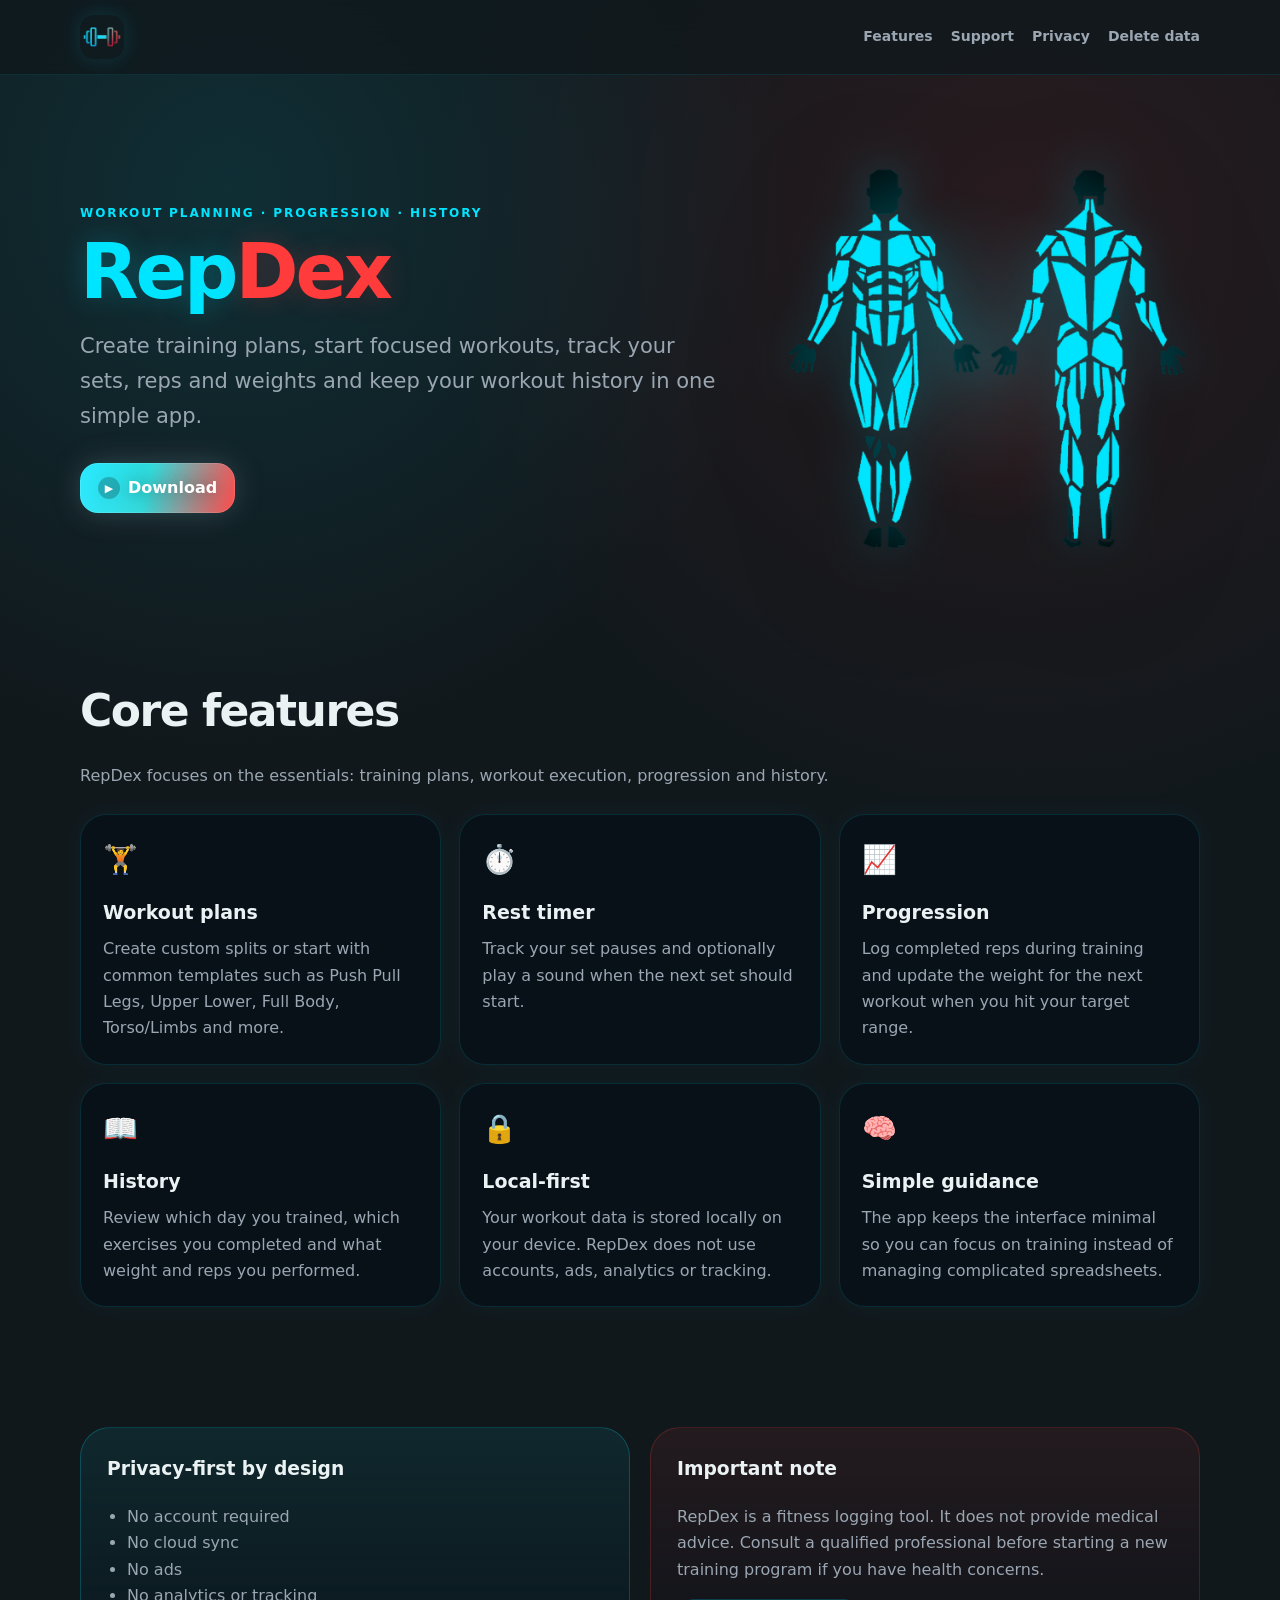
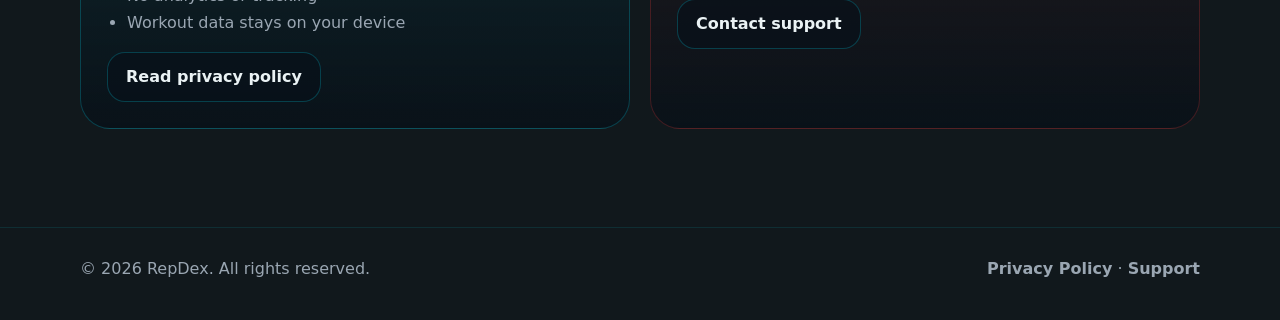
<file: docs/index.html>
<!doctype html>
<html lang="en">
<head>
  <meta charset="utf-8">
  <meta name="viewport" content="width=device-width, initial-scale=1">
  <title>RepDex</title>
  <meta name="description" content="RepDex helps you plan workouts, track sets, reps and weights, manage rest timers and review your training history.">
  <meta property="og:title" content="RepDex">
  <meta property="og:description" content="A simple workout planner and progression tracker.">
  <meta property="og:image" content="assets/repdex-og.jpg">
  <link rel="icon" href="favicon.png">
  <link rel="stylesheet" href="styles.css">
</head>
<body>
<header class="site-header">
  <div class="container header-inner">
    <a class="brand" href="index.html" aria-label="RepDex home">
      <img src="assets/icon-192.png" alt="RepDex icon">
    </a>
    <nav aria-label="Main navigation">
      <a href="index.html#features">Features</a>
      <a href="support.html">Support</a>
      <a href="privacy.html">Privacy</a>
      <a href="data-deletion.html">Delete data</a>
    </nav>
  </div>
</header>
<main>
  <section class="hero">
    <div class="container hero-grid">
      <div>
        <div class="kicker">Workout planning · Progression · History</div>
        <h1><span class="blue">Rep</span><span class="red">Dex</span></h1>
        <p class="lead">Create training plans, start focused workouts, track your sets, reps and weights and keep your workout history in one simple app.</p>
        <div class="cta-row">
          <a class="btn primary download-btn" href="https://play.google.com/store/apps/details?id=com.repdex.app" target="_blank" rel="noopener" aria-label="Download RepDex from Google Play">
            <span class="download-icon" aria-hidden="true">▶</span>
            <span>Download</span>
          </a>
        </div>
      </div>
      <div class="hero-visual">
        <img class="hero-body-map" src="assets/app-body-map.png" alt="RepDex body map preview">
      </div>
    </div>
  </section>

  <section class="section" id="features">
    <div class="container">
      <h2>Core features</h2>
      <p>RepDex focuses on the essentials: training plans, workout execution, progression and history.</p>
      <div class="cards">
        <div class="card"><div class="icon">🏋️</div><h3>Workout plans</h3><p>Create custom splits or start with common templates such as Push Pull Legs, Upper Lower, Full Body, Torso/Limbs and more.</p></div>
        <div class="card"><div class="icon">⏱️</div><h3>Rest timer</h3><p>Track your set pauses and optionally play a sound when the next set should start.</p></div>
        <div class="card"><div class="icon">📈</div><h3>Progression</h3><p>Log completed reps during training and update the weight for the next workout when you hit your target range.</p></div>
        <div class="card"><div class="icon">📖</div><h3>History</h3><p>Review which day you trained, which exercises you completed and what weight and reps you performed.</p></div>
        <div class="card"><div class="icon">🔒</div><h3>Local-first</h3><p>Your workout data is stored locally on your device. RepDex does not use accounts, ads, analytics or tracking.</p></div>
        <div class="card"><div class="icon">🧠</div><h3>Simple guidance</h3><p>The app keeps the interface minimal so you can focus on training instead of managing complicated spreadsheets.</p></div>
      </div>
    </div>
  </section>

  <section class="section">
    <div class="container split">
      <div class="panel">
        <h3>Privacy-first by design</h3>
        <ul>
          <li>No account required</li>
          <li>No cloud sync</li>
          <li>No ads</li>
          <li>No analytics or tracking</li>
          <li>Workout data stays on your device</li>
        </ul>
        <a class="btn secondary" href="privacy.html">Read privacy policy</a>
      </div>
      <div class="panel red">
        <h3>Important note</h3>
        <p class="muted">RepDex is a fitness logging tool. It does not provide medical advice. Consult a qualified professional before starting a new training program if you have health concerns.</p>
        <a class="btn secondary" href="support.html">Contact support</a>
      </div>
    </div>
  </section>
</main>
<footer>
  <div class="container footer-inner">
    <div>© 2026 RepDex. All rights reserved.</div>
    <div>
      <a href="privacy.html">Privacy Policy</a> ·
      <a href="support.html">Support</a>
    </div>
  </div>
</footer>
</body>
</html>
</file>
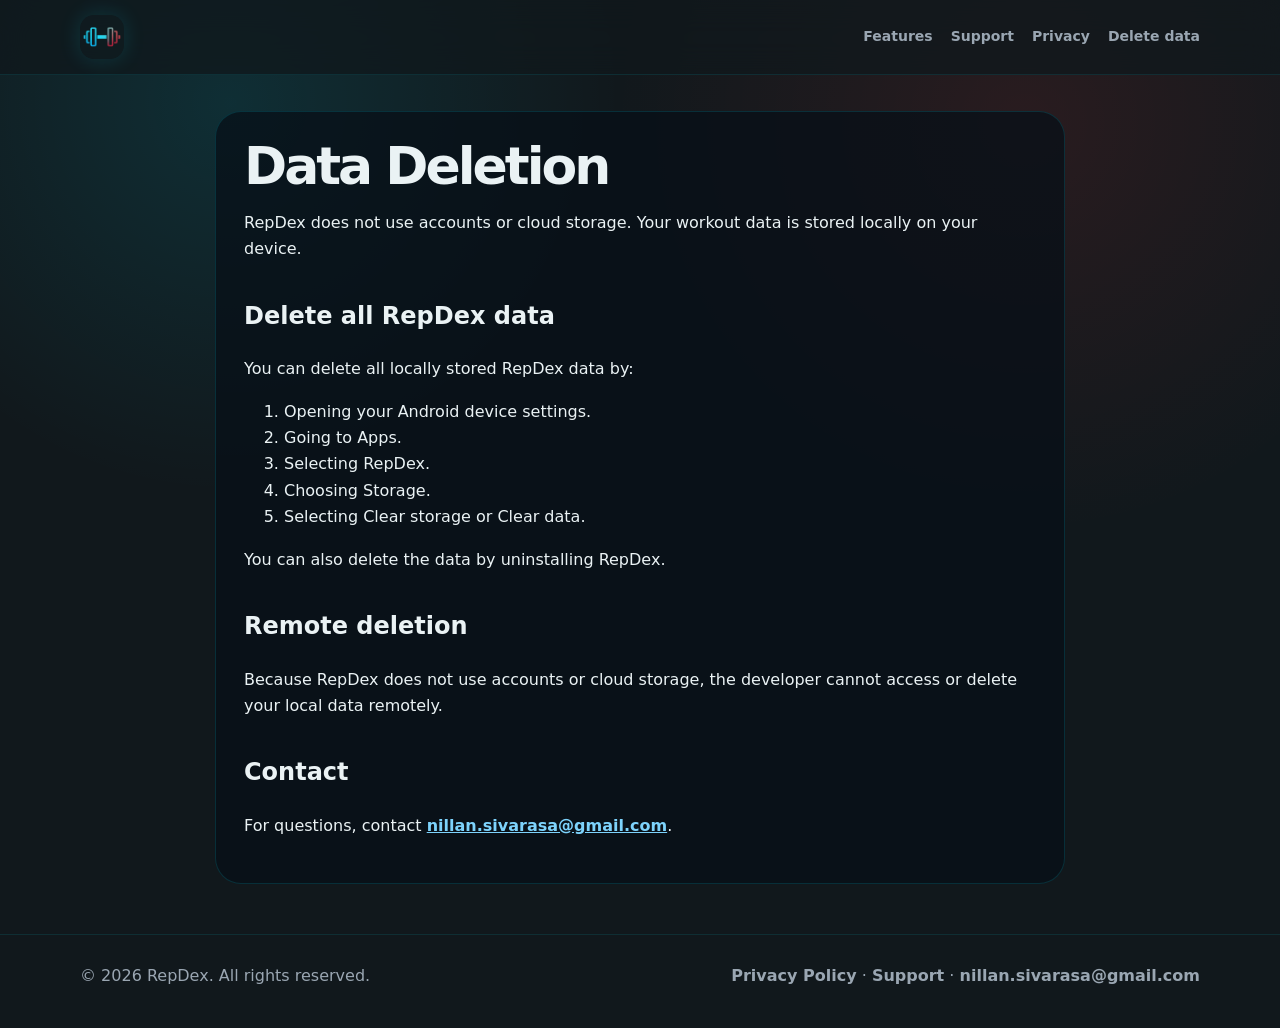
<file: docs/data-deletion.html>
<!doctype html>
<html lang="en">
<head>
  <meta charset="utf-8">
  <meta name="viewport" content="width=device-width, initial-scale=1">
  <title>RepDex Data Deletion</title>
  <meta name="description" content="How to delete locally stored RepDex data.">
  <link rel="icon" type="image/png" href="favicon.png">
  <link rel="stylesheet" href="styles.css">
</head>
<body>
<header class="site-header">
  <div class="container header-inner">
    <a class="brand" href="index.html" aria-label="RepDex home">
      <img src="assets/icon-192.png" alt="RepDex icon">
    </a>
    <nav aria-label="Main navigation">
      <a href="index.html#features">Features</a>
      <a href="support.html">Support</a>
      <a href="privacy.html">Privacy</a>
      <a href="data-deletion.html">Delete data</a>
    </nav>
  </div>
</header>
<main class="narrow">
  <article class="legal-card">
    <h1>Data Deletion</h1>
    <p>RepDex does not use accounts or cloud storage. Your workout data is stored locally on your device.</p>

    <h2>Delete all RepDex data</h2>
    <p>You can delete all locally stored RepDex data by:</p>
    <ol>
      <li>Opening your Android device settings.</li>
      <li>Going to Apps.</li>
      <li>Selecting RepDex.</li>
      <li>Choosing Storage.</li>
      <li>Selecting Clear storage or Clear data.</li>
    </ol>
    <p>You can also delete the data by uninstalling RepDex.</p>

    <h2>Remote deletion</h2>
    <p>Because RepDex does not use accounts or cloud storage, the developer cannot access or delete your local data remotely.</p>

    <h2>Contact</h2>
    <p>For questions, contact <a href="mailto:nillan.sivarasa@gmail.com">nillan.sivarasa@gmail.com</a>.</p>
  </article>
</main>
<footer>
  <div class="container footer-inner">
    <div>© 2026 RepDex. All rights reserved.</div>
    <div>
      <a href="privacy.html">Privacy Policy</a> ·
      <a href="support.html">Support</a> ·
      <a href="mailto:nillan.sivarasa@gmail.com">nillan.sivarasa@gmail.com</a>
    </div>
  </div>
</footer>
</body>
</html>
</file>
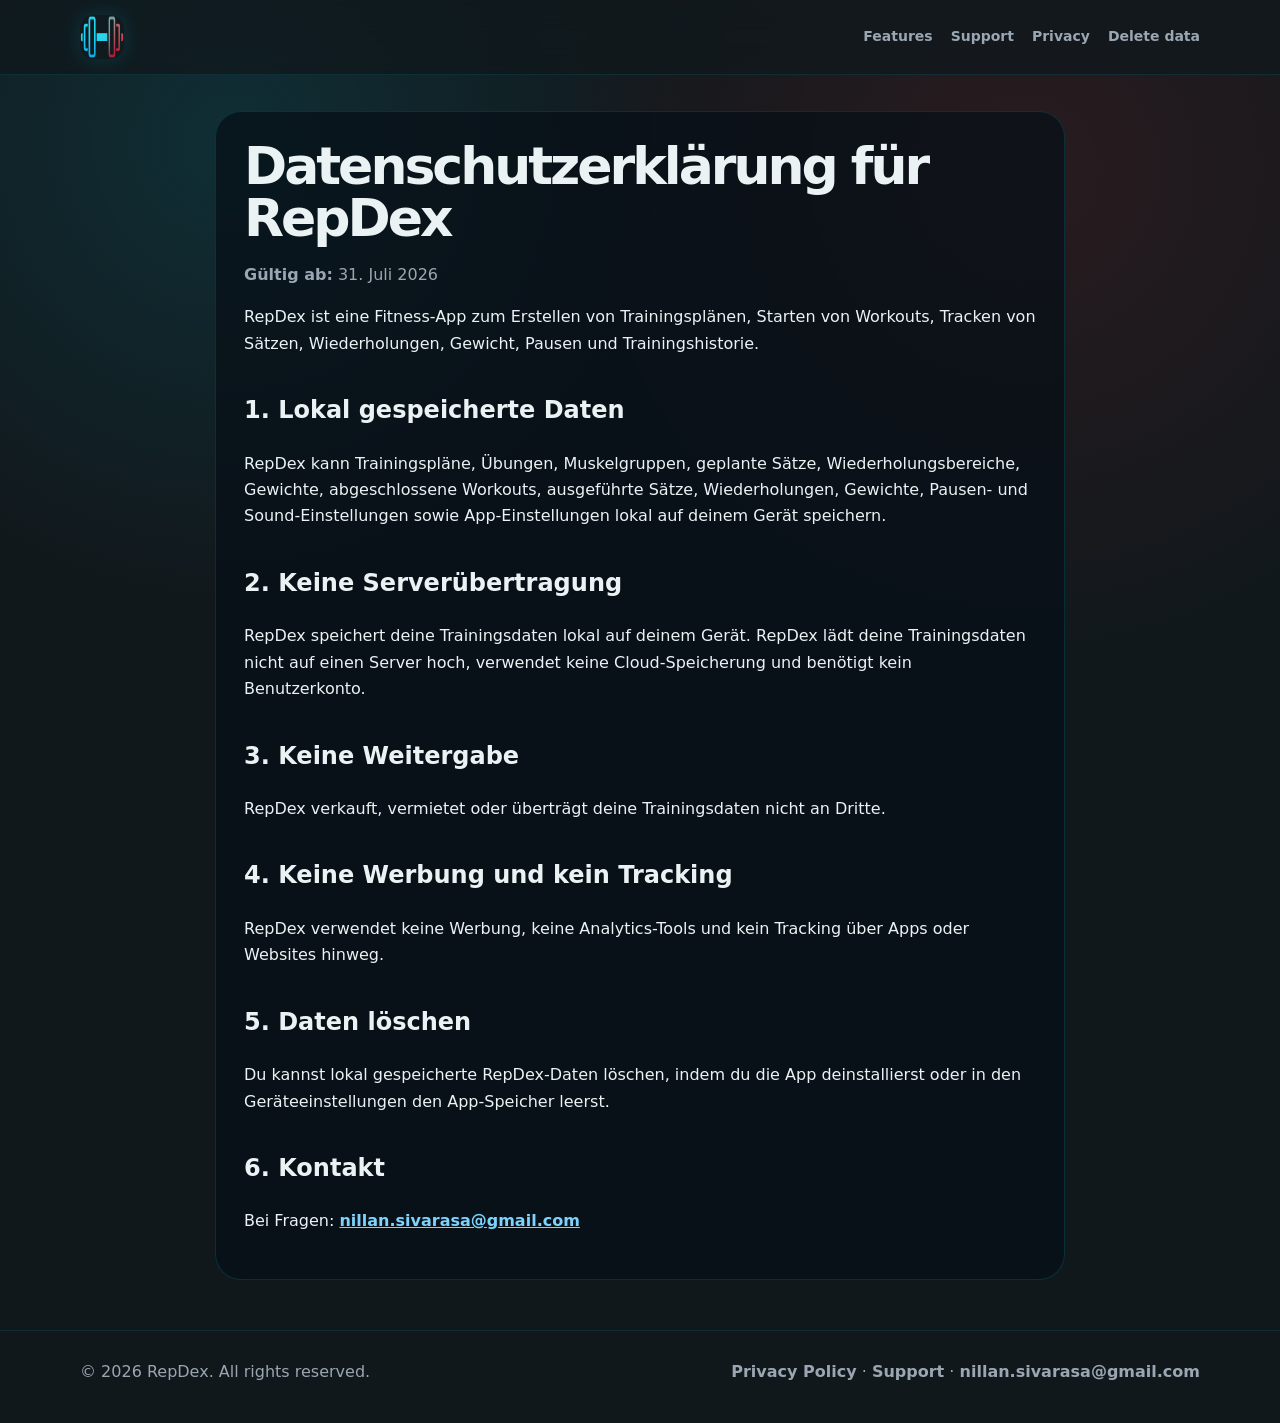
<file: docs/datenschutz.html>
<!doctype html>
<html lang="de">
<head>
  <meta charset="utf-8">
  <meta name="viewport" content="width=device-width, initial-scale=1">
  <title>RepDex Datenschutzerklärung</title>
  <meta name="description" content="Datenschutzerklärung für RepDex.">
  <link rel="icon" type="image/png" href="favicon.png">
  <link rel="stylesheet" href="styles.css">
</head>
<body>
<header class="site-header">
  <div class="container header-inner">
    <a class="brand" href="index.html" aria-label="RepDex home">
      <img src="assets/repdex-mark.png" alt="RepDex logo">
    </a>
    <nav aria-label="Main navigation">
      <a href="index.html#features">Features</a>
      <a href="support.html">Support</a>
      <a href="privacy.html">Privacy</a>
      <a href="data-deletion.html">Delete data</a>
    </nav>
  </div>
</header>
<main class="narrow">
  <article class="legal-card">
    <h1>Datenschutzerklärung für RepDex</h1>
    <p class="muted"><strong>Gültig ab:</strong> 31. Juli 2026</p>
    <p>RepDex ist eine Fitness-App zum Erstellen von Trainingsplänen, Starten von Workouts, Tracken von Sätzen, Wiederholungen, Gewicht, Pausen und Trainingshistorie.</p>

    <h2>1. Lokal gespeicherte Daten</h2>
    <p>RepDex kann Trainingspläne, Übungen, Muskelgruppen, geplante Sätze, Wiederholungsbereiche, Gewichte, abgeschlossene Workouts, ausgeführte Sätze, Wiederholungen, Gewichte, Pausen- und Sound-Einstellungen sowie App-Einstellungen lokal auf deinem Gerät speichern.</p>

    <h2>2. Keine Serverübertragung</h2>
    <p>RepDex speichert deine Trainingsdaten lokal auf deinem Gerät. RepDex lädt deine Trainingsdaten nicht auf einen Server hoch, verwendet keine Cloud-Speicherung und benötigt kein Benutzerkonto.</p>

    <h2>3. Keine Weitergabe</h2>
    <p>RepDex verkauft, vermietet oder überträgt deine Trainingsdaten nicht an Dritte.</p>

    <h2>4. Keine Werbung und kein Tracking</h2>
    <p>RepDex verwendet keine Werbung, keine Analytics-Tools und kein Tracking über Apps oder Websites hinweg.</p>

    <h2>5. Daten löschen</h2>
    <p>Du kannst lokal gespeicherte RepDex-Daten löschen, indem du die App deinstallierst oder in den Geräteeinstellungen den App-Speicher leerst.</p>

    <h2>6. Kontakt</h2>
    <p>Bei Fragen: <a href="mailto:nillan.sivarasa@gmail.com">nillan.sivarasa@gmail.com</a></p>
  </article>
</main>
<footer>
  <div class="container footer-inner">
    <div>© 2026 RepDex. All rights reserved.</div>
    <div>
      <a href="privacy.html">Privacy Policy</a> ·
      <a href="support.html">Support</a> ·
      <a href="mailto:nillan.sivarasa@gmail.com">nillan.sivarasa@gmail.com</a>
    </div>
  </div>
</footer>
</body>
</html>
</file>
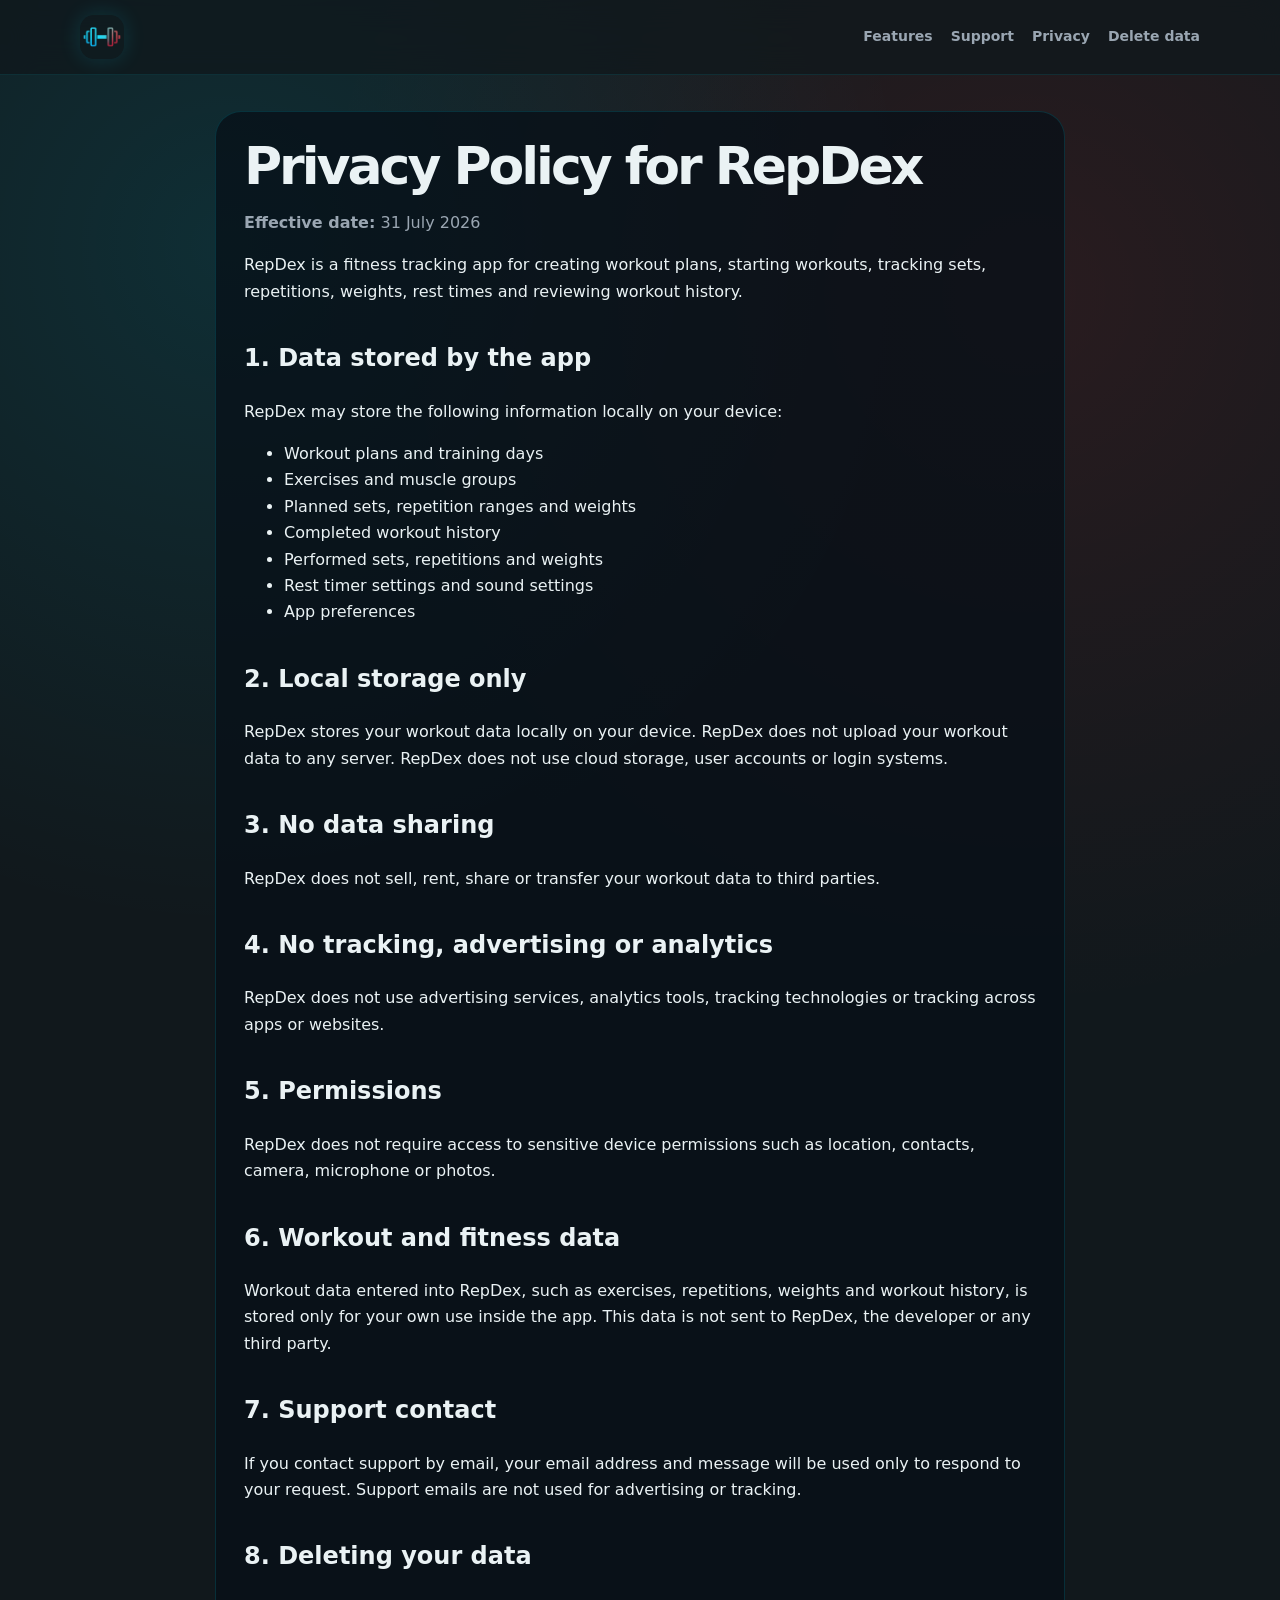
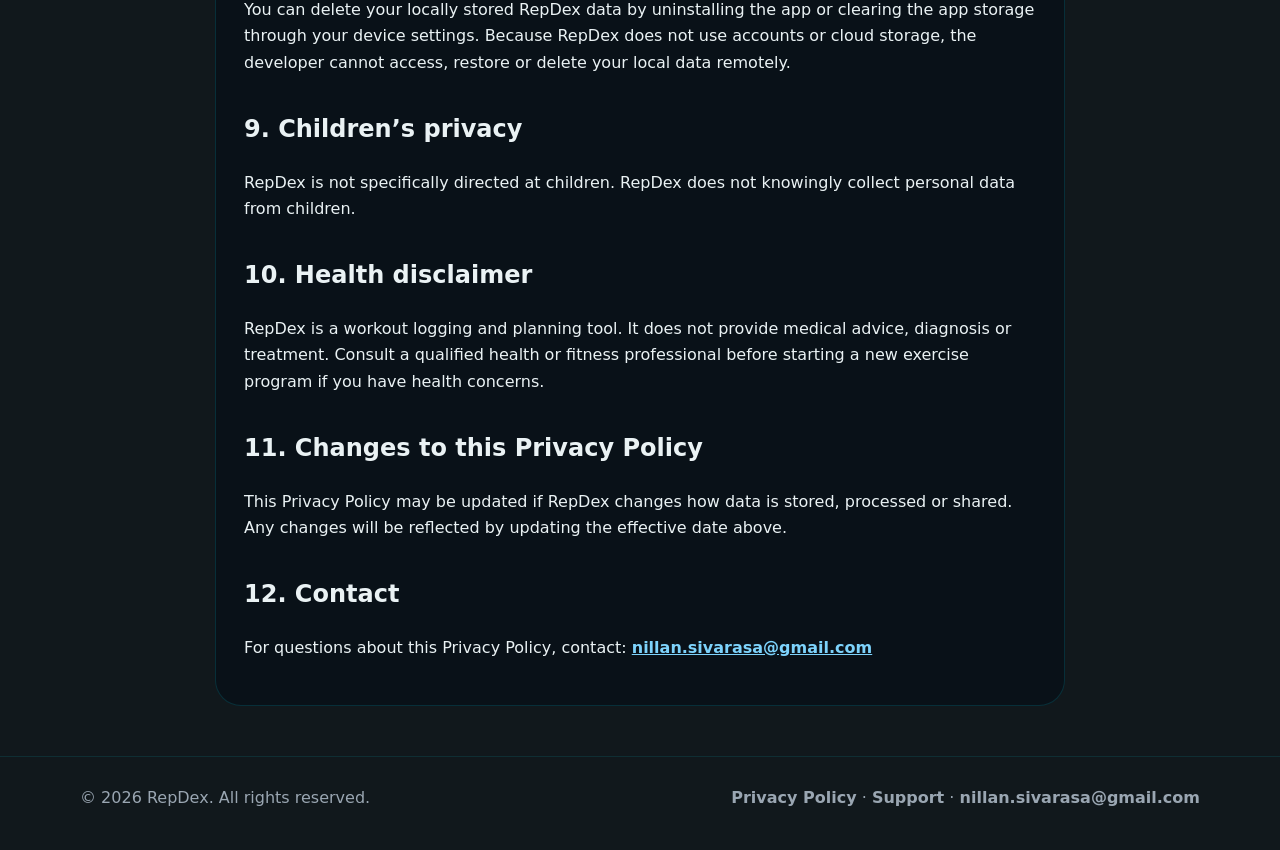
<file: docs/privacy.html>
<!doctype html>
<html lang="en">
<head>
  <meta charset="utf-8">
  <meta name="viewport" content="width=device-width, initial-scale=1">
  <title>RepDex Privacy Policy</title>
  <meta name="description" content="Privacy Policy for RepDex.">
  <link rel="icon" type="image/png" href="favicon.png">
  <link rel="stylesheet" href="styles.css">
</head>
<body>
<header class="site-header">
  <div class="container header-inner">
    <a class="brand" href="index.html" aria-label="RepDex home">
      <img src="assets/icon-192.png" alt="RepDex icon">
    </a>
    <nav aria-label="Main navigation">
      <a href="index.html#features">Features</a>
      <a href="support.html">Support</a>
      <a href="privacy.html">Privacy</a>
      <a href="data-deletion.html">Delete data</a>
    </nav>
  </div>
</header>
<main class="narrow">
  <article class="legal-card">
    <h1>Privacy Policy for RepDex</h1>
    <p class="muted"><strong>Effective date:</strong> 31 July 2026</p>

    <p>RepDex is a fitness tracking app for creating workout plans, starting workouts, tracking sets, repetitions, weights, rest times and reviewing workout history.</p>

    <h2>1. Data stored by the app</h2>
    <p>RepDex may store the following information locally on your device:</p>
    <ul>
      <li>Workout plans and training days</li>
      <li>Exercises and muscle groups</li>
      <li>Planned sets, repetition ranges and weights</li>
      <li>Completed workout history</li>
      <li>Performed sets, repetitions and weights</li>
      <li>Rest timer settings and sound settings</li>
      <li>App preferences</li>
    </ul>

    <h2>2. Local storage only</h2>
    <p>RepDex stores your workout data locally on your device. RepDex does not upload your workout data to any server. RepDex does not use cloud storage, user accounts or login systems.</p>

    <h2>3. No data sharing</h2>
    <p>RepDex does not sell, rent, share or transfer your workout data to third parties.</p>

    <h2>4. No tracking, advertising or analytics</h2>
    <p>RepDex does not use advertising services, analytics tools, tracking technologies or tracking across apps or websites.</p>

    <h2>5. Permissions</h2>
    <p>RepDex does not require access to sensitive device permissions such as location, contacts, camera, microphone or photos.</p>

    <h2>6. Workout and fitness data</h2>
    <p>Workout data entered into RepDex, such as exercises, repetitions, weights and workout history, is stored only for your own use inside the app. This data is not sent to RepDex, the developer or any third party.</p>

    <h2>7. Support contact</h2>
    <p>If you contact support by email, your email address and message will be used only to respond to your request. Support emails are not used for advertising or tracking.</p>

    <h2>8. Deleting your data</h2>
    <p>You can delete your locally stored RepDex data by uninstalling the app or clearing the app storage through your device settings. Because RepDex does not use accounts or cloud storage, the developer cannot access, restore or delete your local data remotely.</p>

    <h2>9. Children’s privacy</h2>
    <p>RepDex is not specifically directed at children. RepDex does not knowingly collect personal data from children.</p>

    <h2>10. Health disclaimer</h2>
    <p>RepDex is a workout logging and planning tool. It does not provide medical advice, diagnosis or treatment. Consult a qualified health or fitness professional before starting a new exercise program if you have health concerns.</p>

    <h2>11. Changes to this Privacy Policy</h2>
    <p>This Privacy Policy may be updated if RepDex changes how data is stored, processed or shared. Any changes will be reflected by updating the effective date above.</p>

    <h2>12. Contact</h2>
    <p>For questions about this Privacy Policy, contact: <a href="mailto:nillan.sivarasa@gmail.com">nillan.sivarasa@gmail.com</a></p>
  </article>
</main>
<footer>
  <div class="container footer-inner">
    <div>© 2026 RepDex. All rights reserved.</div>
    <div>
      <a href="privacy.html">Privacy Policy</a> ·
      <a href="support.html">Support</a> ·
      <a href="mailto:nillan.sivarasa@gmail.com">nillan.sivarasa@gmail.com</a>
    </div>
  </div>
</footer>
</body>
</html>
</file>
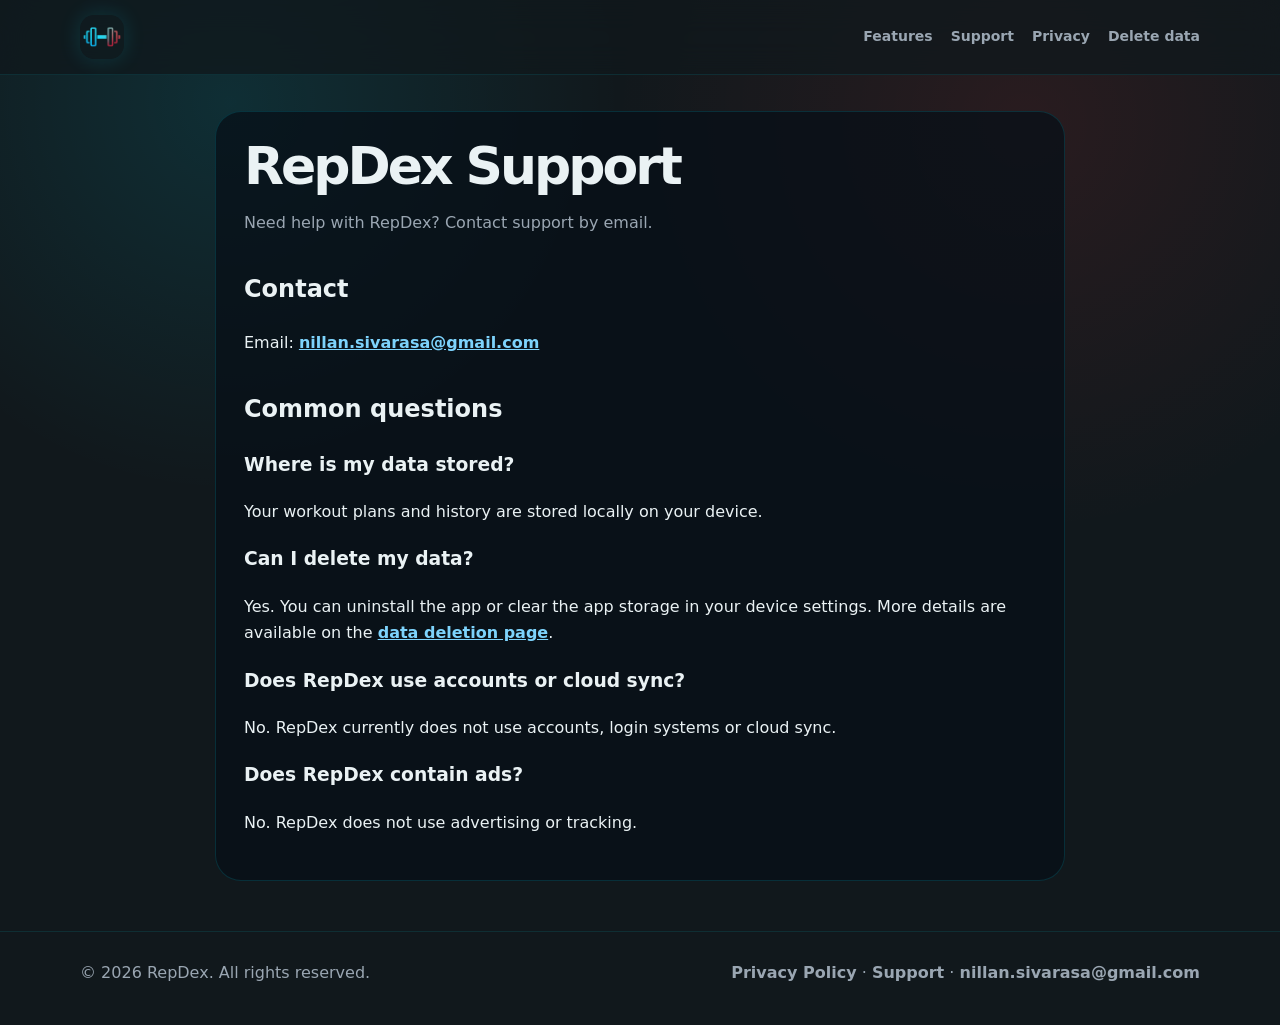
<file: docs/support.html>
<!doctype html>
<html lang="en">
<head>
  <meta charset="utf-8">
  <meta name="viewport" content="width=device-width, initial-scale=1">
  <title>RepDex Support</title>
  <meta name="description" content="Support and contact information for RepDex.">
  <link rel="icon" type="image/png" href="favicon.png">
  <link rel="stylesheet" href="styles.css">
</head>
<body>
<header class="site-header">
  <div class="container header-inner">
    <a class="brand" href="index.html" aria-label="RepDex home">
      <img src="assets/icon-192.png" alt="RepDex icon">
    </a>
    <nav aria-label="Main navigation">
      <a href="index.html#features">Features</a>
      <a href="support.html">Support</a>
      <a href="privacy.html">Privacy</a>
      <a href="data-deletion.html">Delete data</a>
    </nav>
  </div>
</header>
<main class="narrow">
  <article class="legal-card">
    <h1>RepDex Support</h1>
    <p class="muted">Need help with RepDex? Contact support by email.</p>

    <h2>Contact</h2>
    <p>Email: <a href="mailto:nillan.sivarasa@gmail.com">nillan.sivarasa@gmail.com</a></p>

    <h2>Common questions</h2>
    <h3>Where is my data stored?</h3>
    <p>Your workout plans and history are stored locally on your device.</p>

    <h3>Can I delete my data?</h3>
    <p>Yes. You can uninstall the app or clear the app storage in your device settings. More details are available on the <a href="data-deletion.html">data deletion page</a>.</p>

    <h3>Does RepDex use accounts or cloud sync?</h3>
    <p>No. RepDex currently does not use accounts, login systems or cloud sync.</p>

    <h3>Does RepDex contain ads?</h3>
    <p>No. RepDex does not use advertising or tracking.</p>
  </article>
</main>
<footer>
  <div class="container footer-inner">
    <div>© 2026 RepDex. All rights reserved.</div>
    <div>
      <a href="privacy.html">Privacy Policy</a> ·
      <a href="support.html">Support</a> ·
      <a href="mailto:nillan.sivarasa@gmail.com">nillan.sivarasa@gmail.com</a>
    </div>
  </div>
</footer>
</body>
</html>
</file>
<file: docs/styles.css>
:root {
  --bg: #11181c;
  --panel: #071018;
  --panel-2: #0b151d;
  --text: #eaf2f4;
  --muted: #9aa6b2;
  --cyan: #00e5ff;
  --cyan-soft: #7dd3fc;
  --red: #ff3b3b;
  --border: rgba(0, 229, 255, 0.22);
  --shadow: rgba(0, 229, 255, 0.16);
}

* { box-sizing: border-box; }

img, svg { max-width: 100%; }

html { scroll-behavior: smooth; }

body {
  margin: 0;
  font-family: Inter, ui-sans-serif, system-ui, -apple-system, BlinkMacSystemFont, "Segoe UI", sans-serif;
  background:
    radial-gradient(circle at 18% 10%, rgba(0, 229, 255, 0.11), transparent 28%),
    radial-gradient(circle at 80% 12%, rgba(255, 59, 59, 0.10), transparent 30%),
    var(--bg);
  color: var(--text);
  line-height: 1.65;
  overflow-x: hidden;
}




.container { width: min(1120px, calc(100% - 40px)); margin: 0 auto; }
.narrow { width: min(850px, calc(100% - 40px)); margin: 0 auto; }

header.site-header {
  position: sticky;
  top: 0;
  z-index: 10;
  backdrop-filter: blur(16px);
  background: rgba(17, 24, 28, 0.76);
  border-bottom: 1px solid rgba(0, 229, 255, 0.10);
}

.header-inner {
  display: flex;
  align-items: center;
  justify-content: space-between;
  min-height: 74px;
  gap: 24px;
}

.brand {
  display: flex;
  align-items: center;
  gap: 12px;
  text-decoration: none;
  color: var(--text);
  font-weight: 900;
  font-size: 22px;
  letter-spacing: -0.7px;
}

.brand img { width: 44px; height: 44px; border-radius: 14px; box-shadow: 0 0 22px rgba(0,229,255,.14); }
.brand span span:first-child { color: var(--cyan); }
.brand span span:last-child { color: var(--red); }

nav { display: flex; align-items: center; gap: 18px; flex-wrap: wrap; justify-content: flex-end; }
nav a { color: var(--muted); text-decoration: none; font-weight: 750; font-size: 14px; }
nav a:hover { color: var(--cyan); }

.hero { padding: 80px 0 64px; }
.hero-grid { display: grid; grid-template-columns: minmax(0, 1.08fr) minmax(280px, 0.72fr); gap: clamp(28px, 5vw, 54px); align-items: center; }
.kicker { color: var(--cyan); font-weight: 900; letter-spacing: 0.16em; text-transform: uppercase; font-size: 12px; }
h1 { margin: 12px 0 18px; font-size: clamp(42px, 7vw, 76px); line-height: 0.95; letter-spacing: -3px; }
h1 .blue { color: var(--cyan); text-shadow: 0 0 28px rgba(0,229,255,.22); }
h1 .red { color: var(--red); text-shadow: 0 0 28px rgba(255,59,59,.22); }
.lead { color: var(--muted); font-size: clamp(17px, 2vw, 21px); max-width: 680px; }

.hero-visual {
  position: relative;
  display: flex;
  align-items: center;
  justify-content: center;
  min-height: 360px;
  max-height: 520px;
  overflow: visible;
}

.hero-visual::before {
  content: "";
  position: absolute;
  width: min(72%, 360px);
  aspect-ratio: 1;
  border-radius: 999px;
  background:
    radial-gradient(circle at 42% 44%, rgba(0, 229, 255, 0.17), transparent 58%),
    radial-gradient(circle at 64% 56%, rgba(255, 59, 59, 0.11), transparent 62%);
  filter: blur(18px);
  opacity: 0.95;
}

.hero-body-map {
  position: relative;
  z-index: 1;
  width: clamp(280px, 34vw, 430px);
  max-width: 100%;
  max-height: min(58vh, 480px);
  height: auto;
  object-fit: contain;
  display: block;
  filter:
    drop-shadow(0 0 22px rgba(0, 229, 255, 0.25))
    drop-shadow(0 28px 60px rgba(0, 0, 0, 0.35));
}

.cta-row { display: flex; flex-wrap: wrap; gap: 14px; margin-top: 30px; }
.btn {
  display: inline-flex;
  align-items: center;
  justify-content: center;
  gap: 8px;
  min-height: 50px;
  padding: 0 18px;
  border-radius: 18px;
  font-weight: 900;
  text-decoration: none;
  border: 1px solid var(--border);
  line-height: 1;
  white-space: nowrap;
}
.btn.primary { background: linear-gradient(135deg, var(--cyan), #3ddc97); color: #041013; box-shadow: 0 0 30px rgba(0,229,255,.20); }
.btn.download-btn {
  position: relative;
  overflow: hidden;
  isolation: isolate;
  background: linear-gradient(105deg, var(--cyan) 0%, #33d8d8 44%, var(--red) 100%);
  color: #ffffff;
  border: 0;
  outline: 1px solid rgba(255, 255, 255, 0.12);
  outline-offset: -1px;
  text-shadow: 0 1px 16px rgba(0, 0, 0, 0.36);
  box-shadow:
    0 0 28px rgba(0, 229, 255, 0.18),
    0 0 34px rgba(255, 59, 59, 0.16);
  transform: translateZ(0);
  background-clip: padding-box;
}

.btn.download-btn::before {
  content: "";
  position: absolute;
  inset: 0;
  border-radius: inherit;
  background: linear-gradient(90deg, rgba(255, 255, 255, 0.16), transparent 42%, rgba(255, 255, 255, 0.08));
  pointer-events: none;
  z-index: -1;
}

.download-icon {
  width: 22px;
  height: 22px;
  border-radius: 999px;
  display: inline-flex;
  align-items: center;
  justify-content: center;
  font-size: 11px;
  background: rgba(0, 0, 0, 0.22);
  color: #ffffff;
  flex: 0 0 auto;
}
.btn.secondary { color: var(--text); background: rgba(8,17,26,.68); }

.hero-card { border: 1px solid var(--border); border-radius: 34px; overflow: hidden; background: rgba(7,16,24,.7); box-shadow: 0 28px 70px rgba(0,0,0,.22); }
.hero-card img { width: 100%; display: block; }
.hero-card-caption { padding: 18px 20px; color: var(--muted); font-weight: 650; font-size: 14px; }

.section { padding: 48px 0; }
.section h2 { font-size: clamp(30px, 4vw, 44px); margin: 0 0 14px; letter-spacing: -1.5px; }
.section > .container > p, .section > .narrow > p { color: var(--muted); max-width: 760px; }

.cards { display: grid; grid-template-columns: repeat(3, 1fr); gap: 18px; margin-top: 24px; }
.card { background: rgba(7,16,24,.74); border: 1px solid rgba(0,229,255,.13); border-radius: 26px; padding: 22px; box-shadow: 0 0 28px rgba(0,229,255,.045); }
.card .icon { font-size: 28px; margin-bottom: 14px; }
.card h3 { margin: 0 0 8px; font-size: 19px; }
.card p { margin: 0; color: var(--muted); }

.split { display: grid; grid-template-columns: 1fr 1fr; gap: 20px; margin-top: 24px; }
.panel { background: linear-gradient(180deg, rgba(0,229,255,.08), rgba(7,16,24,.72)); border: 1px solid var(--border); border-radius: 30px; padding: 26px; }
.panel.red { background: linear-gradient(180deg, rgba(255,59,59,.08), rgba(7,16,24,.72)); border-color: rgba(255,59,59,.22); }
.panel h3 { margin-top: 0; }
.panel ul { padding-left: 20px; color: var(--muted); }

.legal-card { margin: 36px 0; padding: 28px; border-radius: 26px; background: rgba(7,16,24,.74); border: 1px solid rgba(0,229,255,.14); }
.legal-card h1 { font-size: clamp(34px, 5vw, 52px); line-height: 1; margin-top: 0; }
.legal-card h2 { margin-top: 34px; font-size: 24px; }
.legal-card a { color: var(--cyan-soft); font-weight: 800; }
.muted { color: var(--muted); }

.notice { border-left: 4px solid var(--cyan); padding: 14px 16px; background: rgba(0,229,255,.08); border-radius: 14px; }

footer { margin-top: 50px; border-top: 1px solid rgba(0,229,255,.10); padding: 28px 0 38px; color: var(--muted); }
footer .footer-inner { display: flex; justify-content: space-between; align-items: center; gap: 16px; flex-wrap: wrap; }
footer a { color: inherit; text-decoration: none; font-weight: 800; }
footer a:hover { color: var(--cyan); }

@media (max-width: 900px) {
  .container,
  .narrow {
    width: min(100% - 32px, 720px);
  }

  .header-inner {
    min-height: 66px;
    gap: 14px;
  }

  .brand img {
    width: 42px;
    height: 42px;
  }

  nav {
    gap: 10px;
  }

  nav a {
    font-size: 13px;
  }

  .hero {
    padding: 46px 0 42px;
  }

  .hero-grid,
  .split {
    grid-template-columns: 1fr;
  }

  .hero-grid {
    gap: 26px;
  }

  .hero-visual {
    min-height: auto;
    max-height: none;
    margin-top: 6px;
    padding: 6px 0 0;
  }

  .hero-body-map {
    width: min(78vw, 360px);
    max-height: 340px;
  }

  .cards {
    grid-template-columns: 1fr;
  }
}

@media (max-width: 640px) {
  body {
    background:
      radial-gradient(circle at 12% 6%, rgba(0, 229, 255, 0.14), transparent 26%),
      radial-gradient(circle at 88% 10%, rgba(255, 59, 59, 0.12), transparent 28%),
      var(--bg);
  }

  .container,
  .narrow {
    width: calc(100% - 24px);
  }

  header.site-header {
    position: relative;
  }

  .header-inner {
    flex-direction: column;
    align-items: center;
    justify-content: center;
    min-height: auto;
    padding: 10px 0 12px;
    gap: 10px;
  }

  .brand {
    align-self: flex-start;
  }

  .brand img {
    width: 48px;
    height: 48px;
  }

  nav {
    width: 100%;
    display: grid;
    grid-template-columns: repeat(4, minmax(0, 1fr));
    gap: 6px;
  }

  nav a {
    min-width: 0;
    padding: 8px 4px;
    border: 1px solid rgba(0, 229, 255, 0.12);
    border-radius: 999px;
    background: rgba(7, 16, 24, 0.68);
    text-align: center;
    font-size: 11px;
    line-height: 1.1;
    white-space: nowrap;
    overflow: hidden;
    text-overflow: ellipsis;
  }

  .hero {
    padding: 30px 0 32px;
  }

  .hero-grid {
    gap: 18px;
  }

  .hero-grid > div:first-child {
    text-align: center;
  }

  .kicker {
    font-size: 10px;
    letter-spacing: 0.12em;
  }

  h1 {
    margin: 10px 0 12px;
    font-size: clamp(48px, 16vw, 62px);
    letter-spacing: -2px;
  }

  .lead {
    margin: 0 auto;
    font-size: 16px;
    line-height: 1.55;
    max-width: 36rem;
  }

  .cta-row {
    display: grid;
    grid-template-columns: 1fr;
    gap: 10px;
    margin-top: 22px;
  }

  .btn {
    width: 100%;
    min-height: 48px;
    border-radius: 16px;
    padding: 0 14px;
    font-size: 15px;
  }

  .download-icon {
    width: 20px;
    height: 20px;
    font-size: 10px;
  }

  .hero-visual {
    padding-top: 4px;
  }

  .hero-visual::before {
    width: min(76%, 280px);
    filter: blur(16px);
  }

  .hero-body-map {
    width: min(82vw, 300px);
    max-height: 300px;
  }

  .section {
    padding: 34px 0;
  }

  .section h2 {
    font-size: 30px;
    letter-spacing: -1px;
  }

  .cards {
    gap: 12px;
    margin-top: 18px;
  }

  .card,
  .panel,
  .legal-card {
    border-radius: 22px;
    padding: 18px;
  }

  .card .icon {
    margin-bottom: 8px;
  }

  .legal-card {
    margin: 22px 0;
  }

  .legal-card h1 {
    font-size: 34px;
    letter-spacing: -1.4px;
  }

  footer {
    margin-top: 30px;
    padding: 22px 0 28px;
  }

  footer .footer-inner {
    flex-direction: column;
    align-items: flex-start;
  }
}

@media (max-width: 380px) {
  nav a {
    font-size: 10px;
    padding-inline: 3px;
  }

  h1 {
    font-size: 46px;
  }

  .lead {
    font-size: 15px;
  }

  .hero-body-map {
    width: min(82vw, 260px);
    max-height: 260px;
  }

  .btn {
    font-size: 14px;
  }
}
</file>
